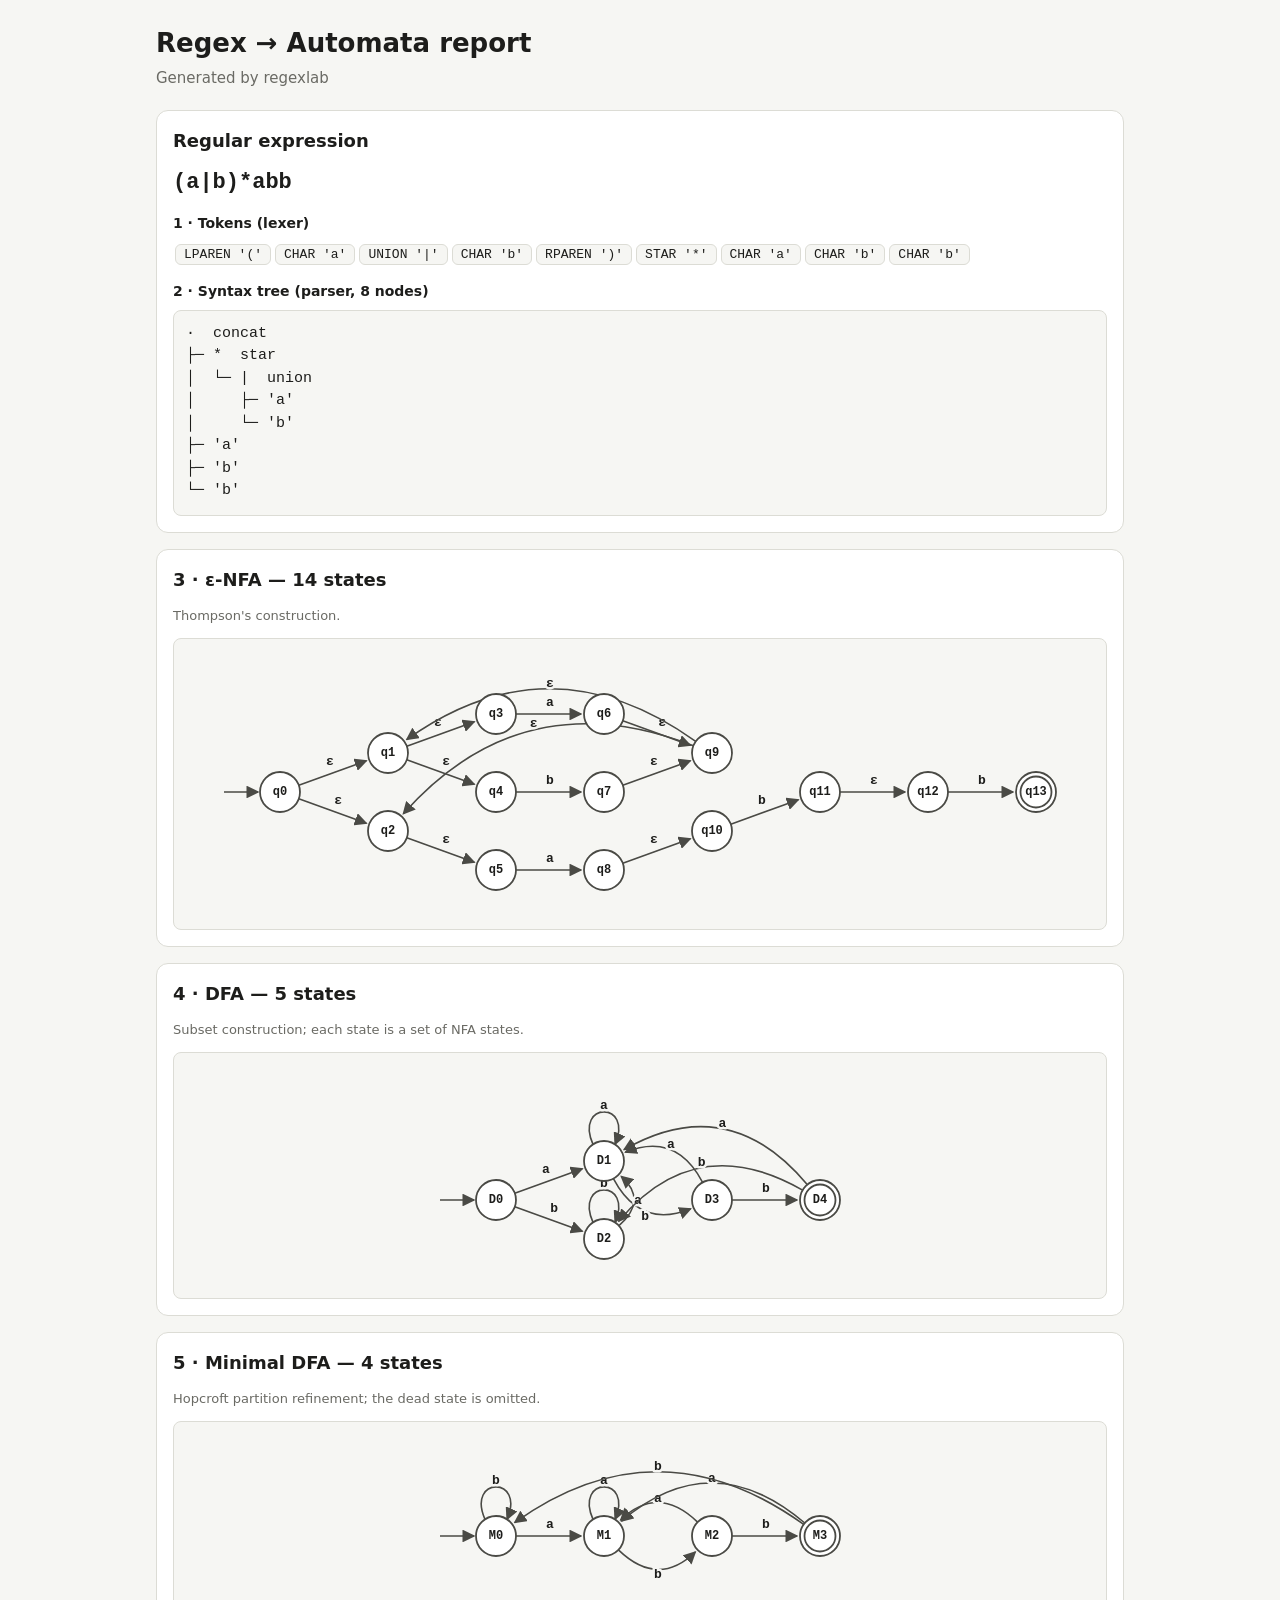
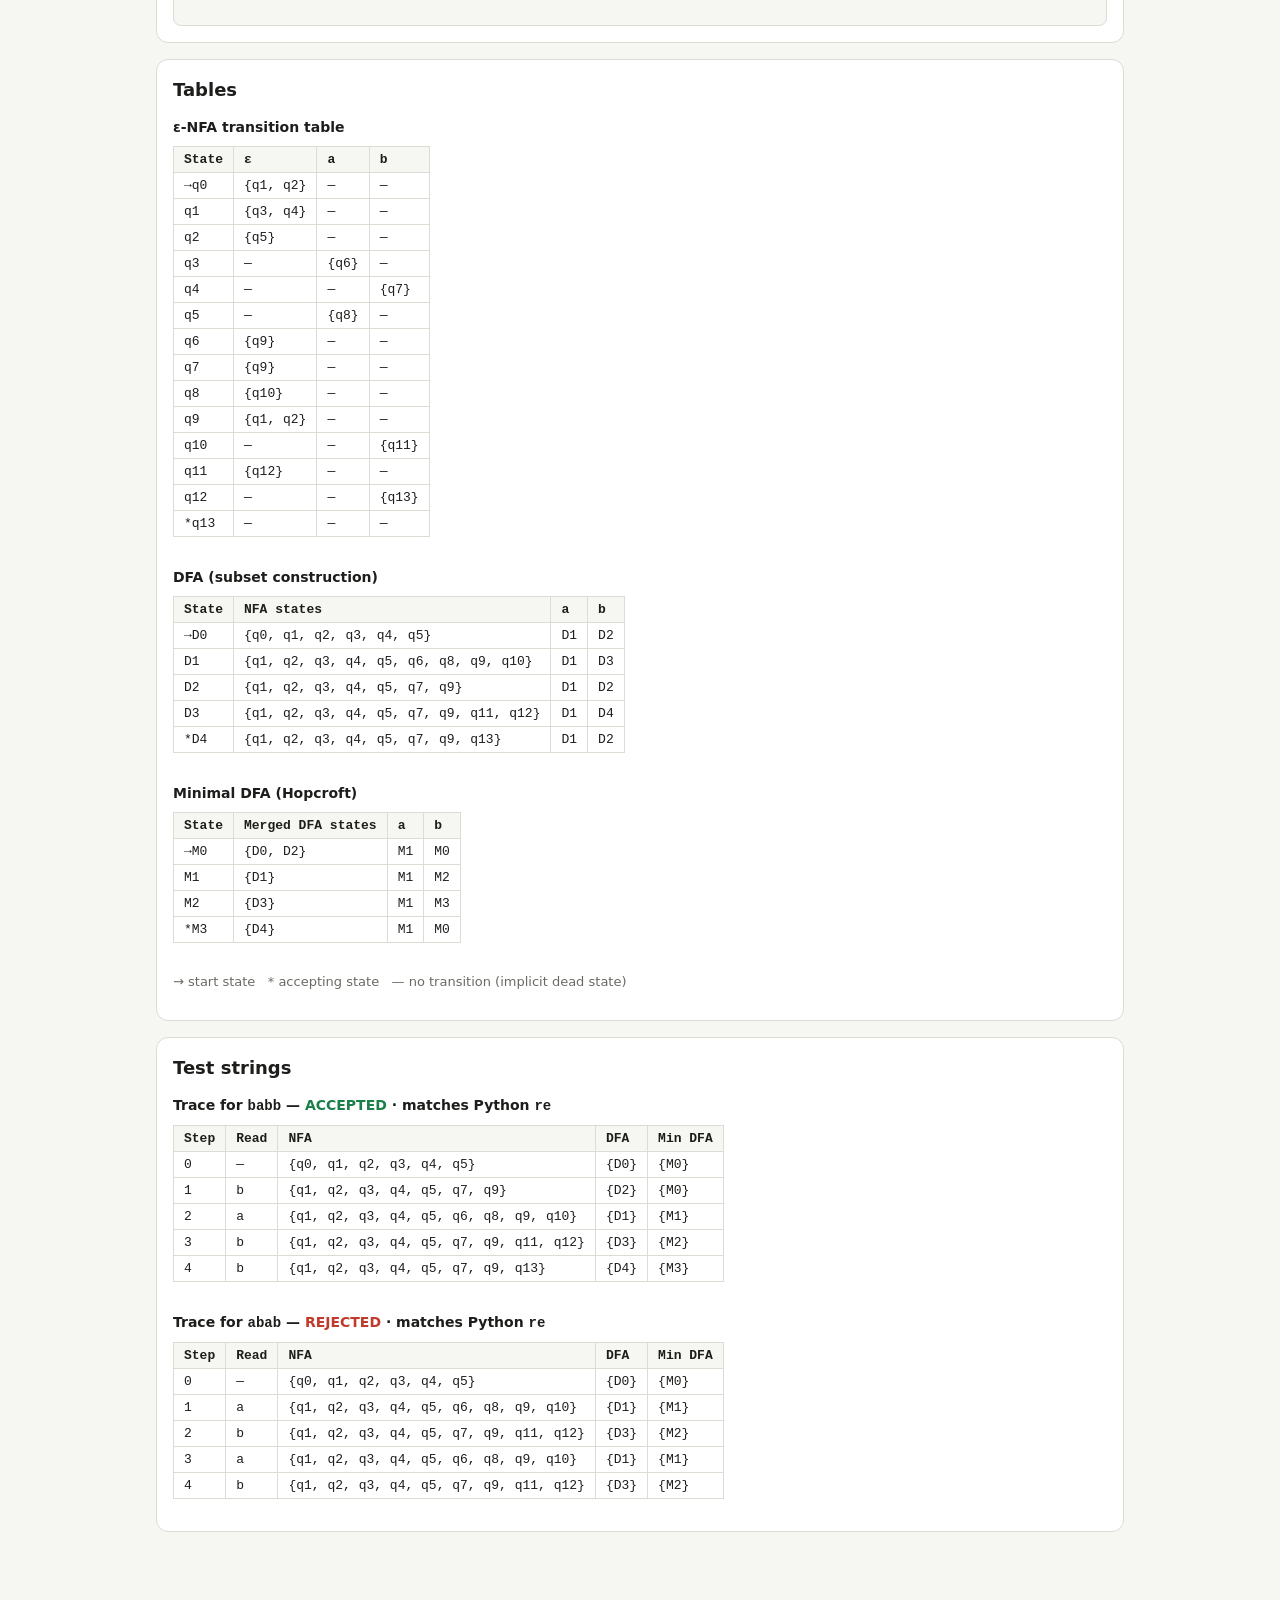
<file: examples/abb/report.html>
<!doctype html><html lang="en"><head><meta charset="utf-8"><meta name="viewport" content="width=device-width,initial-scale=1">
<title>regexlab report - (a|b)*abb</title><style>
:root{--bg:#f6f6f3;--panel:#fff;--ink:#1d1d1b;--muted:#6a6a64;--line:#dcdcd5;--accent:#2f5bea;--ok:#1a7f4b;--bad:#c23a2b;--edge:#4a4a45;--hl:#ffe08a}
*{box-sizing:border-box}body{margin:0;background:var(--bg);color:var(--ink);font:15px/1.5 system-ui,-apple-system,"Segoe UI",sans-serif}
main{max-width:1000px;margin:0 auto;padding:24px 16px 56px}h1{font-size:26px;margin:0 0 4px}h2{font-size:18px;margin:0 0 10px}
.sub{color:var(--muted);margin:0 0 20px}.card{background:var(--panel);border:1px solid var(--line);border-radius:12px;padding:16px;margin-bottom:16px}
code,pre{font-family:ui-monospace,Menlo,Consolas,monospace}.re{font-size:22px;font-weight:700}
.tok{display:inline-block;margin:2px;padding:2px 8px;border:1px solid var(--line);border-radius:6px;background:var(--bg);font:13px ui-monospace,Menlo,Consolas,monospace}
pre{margin:0;padding:12px;background:var(--bg);border:1px solid var(--line);border-radius:8px;overflow:auto}
.graph{overflow:auto;border:1px solid var(--line);border-radius:8px;background:var(--bg);padding:8px;text-align:center}.graph svg{max-width:none}
table{border-collapse:collapse;font:13px ui-monospace,Menlo,Consolas,monospace;margin:0 0 16px}th,td{border:1px solid var(--line);padding:5px 10px;text-align:left}th{background:var(--bg)}
.tablewrap{overflow:auto}h3{font-size:14px;margin:14px 0 8px}.cap{color:var(--muted);font-size:13px}.ok{color:var(--ok);font-weight:700}.bad{color:var(--bad);font-weight:700}
</style></head><body><main>
<h1>Regex → Automata report</h1><p class="sub">Generated by regexlab</p>
<section class="card"><h2>Regular expression</h2><div class="re"><code>(a|b)*abb</code></div>
<h3>1 · Tokens (lexer)</h3><div><span class="tok">LPAREN &#x27;(&#x27;</span><span class="tok">CHAR &#x27;a&#x27;</span><span class="tok">UNION &#x27;|&#x27;</span><span class="tok">CHAR &#x27;b&#x27;</span><span class="tok">RPAREN &#x27;)&#x27;</span><span class="tok">STAR &#x27;*&#x27;</span><span class="tok">CHAR &#x27;a&#x27;</span><span class="tok">CHAR &#x27;b&#x27;</span><span class="tok">CHAR &#x27;b&#x27;</span></div><h3>2 · Syntax tree (parser, 8 nodes)</h3><pre>·  concat
├─ *  star
│  └─ |  union
│     ├─ &#x27;a&#x27;
│     └─ &#x27;b&#x27;
├─ &#x27;a&#x27;
├─ &#x27;b&#x27;
└─ &#x27;b&#x27;</pre></section>
<section class="card"><h2>3 · ε-NFA — 14 states</h2><p class="cap">Thompson's construction.</p><div class="graph"><svg xmlns="http://www.w3.org/2000/svg" viewBox="-10.0 -7.0 880.0 267.0" width="880" height="267"><style>
.ed path{fill:none;stroke:var(--edge,#4a4a45);stroke-width:1.6}
.ed text{font:600 13px ui-monospace,Menlo,Consolas,monospace;fill:var(--ink,#1d1d1b);text-anchor:middle;dominant-baseline:central;paint-order:stroke;stroke:var(--bg,#fff);stroke-width:5px;stroke-linejoin:round}
.nd circle{fill:var(--panel,#fff);stroke:var(--edge,#4a4a45);stroke-width:1.8}
.nd circle.inner{fill:none}
.nd text{font:600 12px ui-monospace,Menlo,Consolas,monospace;fill:var(--ink,#1d1d1b);text-anchor:middle;dominant-baseline:central}
.nd.active circle.main{fill:var(--hl,#ffe08a);stroke:var(--accent,#2f5bea);stroke-width:2.6}
.nd.active.acc circle.main{stroke:var(--ok,#1a7f4b)}
.mk{fill:var(--edge,#4a4a45)}
.st{fill:none;stroke:var(--edge,#4a4a45);stroke-width:1.6}
</style><defs><marker id="arr-nfa" viewBox="0 0 10 10" refX="9" refY="5" markerWidth="8" markerHeight="8" orient="auto"><path class="mk" d="M0,0 L10,5 L0,10 z"/></marker></defs><g class="ed"><g><path d="M306.0,60.0 Q340.0,60.0 371.0,60.0" marker-end="url(#arr-nfa)"/><text x="340.0" y="48.0">a</text></g><g><path d="M306.0,138.0 Q340.0,138.0 371.0,138.0" marker-end="url(#arr-nfa)"/><text x="340.0" y="126.0">b</text></g><g><path d="M196.8,92.2 Q232.0,79.5 264.4,67.8" marker-end="url(#arr-nfa)"/><text x="227.9" y="68.2">ε</text></g><g><path d="M412.8,66.8 Q448.0,79.5 480.4,91.2" marker-end="url(#arr-nfa)"/><text x="452.1" y="68.2">ε</text></g><g><path d="M196.8,105.8 Q232.0,118.5 264.4,130.2" marker-end="url(#arr-nfa)"/><text x="236.1" y="107.2">ε</text></g><g><path d="M412.8,131.2 Q448.0,118.5 480.4,106.8" marker-end="url(#arr-nfa)"/><text x="443.9" y="107.2">ε</text></g><g><path d="M88.8,131.2 Q124.0,118.5 156.4,106.8" marker-end="url(#arr-nfa)"/><text x="119.9" y="107.2">ε</text></g><g><path d="M88.8,144.8 Q124.0,157.5 156.4,169.2" marker-end="url(#arr-nfa)"/><text x="128.1" y="146.2">ε</text></g><g><path d="M485.7,87.4 Q340.0,-17.0 196.7,85.6" marker-end="url(#arr-nfa)"/><text x="340.0" y="29.0">ε</text></g><g><path d="M483.4,91.7 Q312.8,25.2 193.3,159.8" marker-end="url(#arr-nfa)"/><text x="323.6" y="69.9">ε</text></g><g><path d="M306.0,216.0 Q340.0,216.0 371.0,216.0" marker-end="url(#arr-nfa)"/><text x="340.0" y="204.0">a</text></g><g><path d="M196.8,183.8 Q232.0,196.5 264.4,208.2" marker-end="url(#arr-nfa)"/><text x="236.1" y="185.2">ε</text></g><g><path d="M520.8,170.2 Q556.0,157.5 588.4,145.8" marker-end="url(#arr-nfa)"/><text x="551.9" y="146.2">b</text></g><g><path d="M412.8,209.2 Q448.0,196.5 480.4,184.8" marker-end="url(#arr-nfa)"/><text x="443.9" y="185.2">ε</text></g><g><path d="M738.0,138.0 Q772.0,138.0 803.0,138.0" marker-end="url(#arr-nfa)"/><text x="772.0" y="126.0">b</text></g><g><path d="M630.0,138.0 Q664.0,138.0 695.0,138.0" marker-end="url(#arr-nfa)"/><text x="664.0" y="126.0">ε</text></g><path class="st" d="M14.0,138.0 L48.0,138.0" marker-end="url(#arr-nfa)"/></g><g><g class="nd" id="nfa-n0"><circle class="main" cx="70.0" cy="138.0" r="20"/><text x="70.0" y="138.0">q0</text></g><g class="nd" id="nfa-n1"><circle class="main" cx="178.0" cy="99.0" r="20"/><text x="178.0" y="99.0">q1</text></g><g class="nd" id="nfa-n2"><circle class="main" cx="178.0" cy="177.0" r="20"/><text x="178.0" y="177.0">q2</text></g><g class="nd" id="nfa-n3"><circle class="main" cx="286.0" cy="60.0" r="20"/><text x="286.0" y="60.0">q3</text></g><g class="nd" id="nfa-n4"><circle class="main" cx="286.0" cy="138.0" r="20"/><text x="286.0" y="138.0">q4</text></g><g class="nd" id="nfa-n5"><circle class="main" cx="286.0" cy="216.0" r="20"/><text x="286.0" y="216.0">q5</text></g><g class="nd" id="nfa-n6"><circle class="main" cx="394.0" cy="60.0" r="20"/><text x="394.0" y="60.0">q6</text></g><g class="nd" id="nfa-n7"><circle class="main" cx="394.0" cy="138.0" r="20"/><text x="394.0" y="138.0">q7</text></g><g class="nd" id="nfa-n8"><circle class="main" cx="394.0" cy="216.0" r="20"/><text x="394.0" y="216.0">q8</text></g><g class="nd" id="nfa-n9"><circle class="main" cx="502.0" cy="99.0" r="20"/><text x="502.0" y="99.0">q9</text></g><g class="nd" id="nfa-n10"><circle class="main" cx="502.0" cy="177.0" r="20"/><text x="502.0" y="177.0">q10</text></g><g class="nd" id="nfa-n11"><circle class="main" cx="610.0" cy="138.0" r="20"/><text x="610.0" y="138.0">q11</text></g><g class="nd" id="nfa-n12"><circle class="main" cx="718.0" cy="138.0" r="20"/><text x="718.0" y="138.0">q12</text></g><g class="nd acc" id="nfa-n13"><circle class="main" cx="826.0" cy="138.0" r="20"/><circle class="inner" cx="826.0" cy="138.0" r="15.5"/><text x="826.0" y="138.0">q13</text></g></g></svg></div></section>
<section class="card"><h2>4 · DFA — 5 states</h2><p class="cap">Subset construction; each state is a set of NFA states.</p><div class="graph"><svg xmlns="http://www.w3.org/2000/svg" viewBox="-10.0 -40.0 448.0 222.0" width="448" height="222"><style>
.ed path{fill:none;stroke:var(--edge,#4a4a45);stroke-width:1.6}
.ed text{font:600 13px ui-monospace,Menlo,Consolas,monospace;fill:var(--ink,#1d1d1b);text-anchor:middle;dominant-baseline:central;paint-order:stroke;stroke:var(--bg,#fff);stroke-width:5px;stroke-linejoin:round}
.nd circle{fill:var(--panel,#fff);stroke:var(--edge,#4a4a45);stroke-width:1.8}
.nd circle.inner{fill:none}
.nd text{font:600 12px ui-monospace,Menlo,Consolas,monospace;fill:var(--ink,#1d1d1b);text-anchor:middle;dominant-baseline:central}
.nd.active circle.main{fill:var(--hl,#ffe08a);stroke:var(--accent,#2f5bea);stroke-width:2.6}
.nd.active.acc circle.main{stroke:var(--ok,#1a7f4b)}
.mk{fill:var(--edge,#4a4a45)}
.st{fill:none;stroke:var(--edge,#4a4a45);stroke-width:1.6}
</style><defs><marker id="arr-dfa" viewBox="0 0 10 10" refX="9" refY="5" markerWidth="8" markerHeight="8" orient="auto"><path class="mk" d="M0,0 L10,5 L0,10 z"/></marker></defs><g class="ed"><g><path d="M88.8,92.2 Q124.0,79.5 156.4,67.8" marker-end="url(#arr-dfa)"/><text x="119.9" y="68.2">a</text></g><g><path d="M88.8,105.8 Q124.0,118.5 156.4,130.2" marker-end="url(#arr-dfa)"/><text x="128.1" y="107.2">b</text></g><g><path d="M167.0,43.4 C148.0,0.0 208.0,0.0 189.0,43.4" marker-end="url(#arr-dfa)"/><text x="178.0" y="4.0">a</text></g><g><path d="M187.4,77.7 Q214.3,128.4 264.7,107.7" marker-end="url(#arr-dfa)"/><text x="219.1" y="115.2">b</text></g><g><path d="M193.0,124.7 Q222.0,99.0 195.2,75.3" marker-end="url(#arr-dfa)"/><text x="212.0" y="99.0">a</text></g><g><path d="M167.0,121.4 C148.0,78.0 208.0,78.0 189.0,121.4" marker-end="url(#arr-dfa)"/><text x="178.0" y="82.0">b</text></g><g><path d="M276.6,81.3 Q249.7,30.6 199.3,51.3" marker-end="url(#arr-dfa)"/><text x="244.9" y="43.8">a</text></g><g><path d="M306.0,99.0 Q340.0,99.0 371.0,99.0" marker-end="url(#arr-dfa)"/><text x="340.0" y="87.0">b</text></g><g><path d="M381.2,83.6 Q302.3,-11.0 198.0,48.6" marker-end="url(#arr-dfa)"/><text x="296.3" y="22.4">a</text></g><g><path d="M376.6,89.1 Q269.7,28.0 192.7,120.3" marker-end="url(#arr-dfa)"/><text x="275.7" y="61.4">b</text></g><path class="st" d="M14.0,99.0 L48.0,99.0" marker-end="url(#arr-dfa)"/></g><g><g class="nd" id="dfa-n0"><circle class="main" cx="70.0" cy="99.0" r="20"/><text x="70.0" y="99.0">D0</text></g><g class="nd" id="dfa-n1"><circle class="main" cx="178.0" cy="60.0" r="20"/><text x="178.0" y="60.0">D1</text></g><g class="nd" id="dfa-n2"><circle class="main" cx="178.0" cy="138.0" r="20"/><text x="178.0" y="138.0">D2</text></g><g class="nd" id="dfa-n3"><circle class="main" cx="286.0" cy="99.0" r="20"/><text x="286.0" y="99.0">D3</text></g><g class="nd acc" id="dfa-n4"><circle class="main" cx="394.0" cy="99.0" r="20"/><circle class="inner" cx="394.0" cy="99.0" r="15.5"/><text x="394.0" y="99.0">D4</text></g></g></svg></div></section>
<section class="card"><h2>5 · Minimal DFA — 4 states</h2><p class="cap">Hopcroft partition refinement; the dead state is omitted.</p><div class="graph"><svg xmlns="http://www.w3.org/2000/svg" viewBox="-10.0 -46.0 448.0 180.0" width="448" height="180"><style>
.ed path{fill:none;stroke:var(--edge,#4a4a45);stroke-width:1.6}
.ed text{font:600 13px ui-monospace,Menlo,Consolas,monospace;fill:var(--ink,#1d1d1b);text-anchor:middle;dominant-baseline:central;paint-order:stroke;stroke:var(--bg,#fff);stroke-width:5px;stroke-linejoin:round}
.nd circle{fill:var(--panel,#fff);stroke:var(--edge,#4a4a45);stroke-width:1.8}
.nd circle.inner{fill:none}
.nd text{font:600 12px ui-monospace,Menlo,Consolas,monospace;fill:var(--ink,#1d1d1b);text-anchor:middle;dominant-baseline:central}
.nd.active circle.main{fill:var(--hl,#ffe08a);stroke:var(--accent,#2f5bea);stroke-width:2.6}
.nd.active.acc circle.main{stroke:var(--ok,#1a7f4b)}
.mk{fill:var(--edge,#4a4a45)}
.st{fill:none;stroke:var(--edge,#4a4a45);stroke-width:1.6}
</style><defs><marker id="arr-min" viewBox="0 0 10 10" refX="9" refY="5" markerWidth="8" markerHeight="8" orient="auto"><path class="mk" d="M0,0 L10,5 L0,10 z"/></marker></defs><g class="ed"><g><path d="M90.0,60.0 Q124.0,60.0 155.0,60.0" marker-end="url(#arr-min)"/><text x="124.0" y="48.0">a</text></g><g><path d="M59.0,43.4 C40.0,0.0 100.0,0.0 81.0,43.4" marker-end="url(#arr-min)"/><text x="70.0" y="4.0">b</text></g><g><path d="M167.0,43.4 C148.0,0.0 208.0,0.0 189.0,43.4" marker-end="url(#arr-min)"/><text x="178.0" y="4.0">a</text></g><g><path d="M192.4,73.9 Q232.0,112.0 269.4,76.0" marker-end="url(#arr-min)"/><text x="232.0" y="98.0">b</text></g><g><path d="M271.6,46.1 Q232.0,8.0 194.6,44.0" marker-end="url(#arr-min)"/><text x="232.0" y="22.0">a</text></g><g><path d="M306.0,60.0 Q340.0,60.0 371.0,60.0" marker-end="url(#arr-min)"/><text x="340.0" y="48.0">b</text></g><g><path d="M378.8,47.0 Q286.0,-32.0 195.5,45.1" marker-end="url(#arr-min)"/><text x="286.0" y="2.0">a</text></g><g><path d="M377.7,48.4 Q232.0,-56.0 88.7,46.6" marker-end="url(#arr-min)"/><text x="232.0" y="-10.0">b</text></g><path class="st" d="M14.0,60.0 L48.0,60.0" marker-end="url(#arr-min)"/></g><g><g class="nd" id="min-n0"><circle class="main" cx="70.0" cy="60.0" r="20"/><text x="70.0" y="60.0">M0</text></g><g class="nd" id="min-n1"><circle class="main" cx="178.0" cy="60.0" r="20"/><text x="178.0" y="60.0">M1</text></g><g class="nd" id="min-n2"><circle class="main" cx="286.0" cy="60.0" r="20"/><text x="286.0" y="60.0">M2</text></g><g class="nd acc" id="min-n3"><circle class="main" cx="394.0" cy="60.0" r="20"/><circle class="inner" cx="394.0" cy="60.0" r="15.5"/><text x="394.0" y="60.0">M3</text></g></g></svg></div></section>
<section class="card"><h2>Tables</h2><h3>ε-NFA transition table</h3><div class="tablewrap"><table><thead><tr><th>State</th><th>ε</th><th>a</th><th>b</th></tr></thead><tbody><tr><td>→q0</td><td>{q1, q2}</td><td>—</td><td>—</td></tr><tr><td>q1</td><td>{q3, q4}</td><td>—</td><td>—</td></tr><tr><td>q2</td><td>{q5}</td><td>—</td><td>—</td></tr><tr><td>q3</td><td>—</td><td>{q6}</td><td>—</td></tr><tr><td>q4</td><td>—</td><td>—</td><td>{q7}</td></tr><tr><td>q5</td><td>—</td><td>{q8}</td><td>—</td></tr><tr><td>q6</td><td>{q9}</td><td>—</td><td>—</td></tr><tr><td>q7</td><td>{q9}</td><td>—</td><td>—</td></tr><tr><td>q8</td><td>{q10}</td><td>—</td><td>—</td></tr><tr><td>q9</td><td>{q1, q2}</td><td>—</td><td>—</td></tr><tr><td>q10</td><td>—</td><td>—</td><td>{q11}</td></tr><tr><td>q11</td><td>{q12}</td><td>—</td><td>—</td></tr><tr><td>q12</td><td>—</td><td>—</td><td>{q13}</td></tr><tr><td>*q13</td><td>—</td><td>—</td><td>—</td></tr></tbody></table></div><h3>DFA (subset construction)</h3><div class="tablewrap"><table><thead><tr><th>State</th><th>NFA states</th><th>a</th><th>b</th></tr></thead><tbody><tr><td>→D0</td><td>{q0, q1, q2, q3, q4, q5}</td><td>D1</td><td>D2</td></tr><tr><td>D1</td><td>{q1, q2, q3, q4, q5, q6, q8, q9, q10}</td><td>D1</td><td>D3</td></tr><tr><td>D2</td><td>{q1, q2, q3, q4, q5, q7, q9}</td><td>D1</td><td>D2</td></tr><tr><td>D3</td><td>{q1, q2, q3, q4, q5, q7, q9, q11, q12}</td><td>D1</td><td>D4</td></tr><tr><td>*D4</td><td>{q1, q2, q3, q4, q5, q7, q9, q13}</td><td>D1</td><td>D2</td></tr></tbody></table></div><h3>Minimal DFA (Hopcroft)</h3><div class="tablewrap"><table><thead><tr><th>State</th><th>Merged DFA states</th><th>a</th><th>b</th></tr></thead><tbody><tr><td>→M0</td><td>{D0, D2}</td><td>M1</td><td>M0</td></tr><tr><td>M1</td><td>{D1}</td><td>M1</td><td>M2</td></tr><tr><td>M2</td><td>{D3}</td><td>M1</td><td>M3</td></tr><tr><td>*M3</td><td>{D4}</td><td>M1</td><td>M0</td></tr></tbody></table></div><p class="cap">→ start state &nbsp; * accepting state &nbsp; — no transition (implicit dead state)</p></section>
<section class="card"><h2>Test strings</h2><h3>Trace for <code>babb</code> — <span class="ok">ACCEPTED</span> · matches Python <code>re</code></h3><div class='tablewrap'><table><thead><tr><th>Step</th><th>Read</th><th>NFA</th><th>DFA</th><th>Min DFA</th></tr></thead><tbody><tr><td>0</td><td>—</td><td>{q0, q1, q2, q3, q4, q5}</td><td>{D0}</td><td>{M0}</td></tr><tr><td>1</td><td>b</td><td>{q1, q2, q3, q4, q5, q7, q9}</td><td>{D2}</td><td>{M0}</td></tr><tr><td>2</td><td>a</td><td>{q1, q2, q3, q4, q5, q6, q8, q9, q10}</td><td>{D1}</td><td>{M1}</td></tr><tr><td>3</td><td>b</td><td>{q1, q2, q3, q4, q5, q7, q9, q11, q12}</td><td>{D3}</td><td>{M2}</td></tr><tr><td>4</td><td>b</td><td>{q1, q2, q3, q4, q5, q7, q9, q13}</td><td>{D4}</td><td>{M3}</td></tr></tbody></table></div><h3>Trace for <code>abab</code> — <span class="bad">REJECTED</span> · matches Python <code>re</code></h3><div class='tablewrap'><table><thead><tr><th>Step</th><th>Read</th><th>NFA</th><th>DFA</th><th>Min DFA</th></tr></thead><tbody><tr><td>0</td><td>—</td><td>{q0, q1, q2, q3, q4, q5}</td><td>{D0}</td><td>{M0}</td></tr><tr><td>1</td><td>a</td><td>{q1, q2, q3, q4, q5, q6, q8, q9, q10}</td><td>{D1}</td><td>{M1}</td></tr><tr><td>2</td><td>b</td><td>{q1, q2, q3, q4, q5, q7, q9, q11, q12}</td><td>{D3}</td><td>{M2}</td></tr><tr><td>3</td><td>a</td><td>{q1, q2, q3, q4, q5, q6, q8, q9, q10}</td><td>{D1}</td><td>{M1}</td></tr><tr><td>4</td><td>b</td><td>{q1, q2, q3, q4, q5, q7, q9, q11, q12}</td><td>{D3}</td><td>{M2}</td></tr></tbody></table></div></section>
</main></body></html>
</file>
